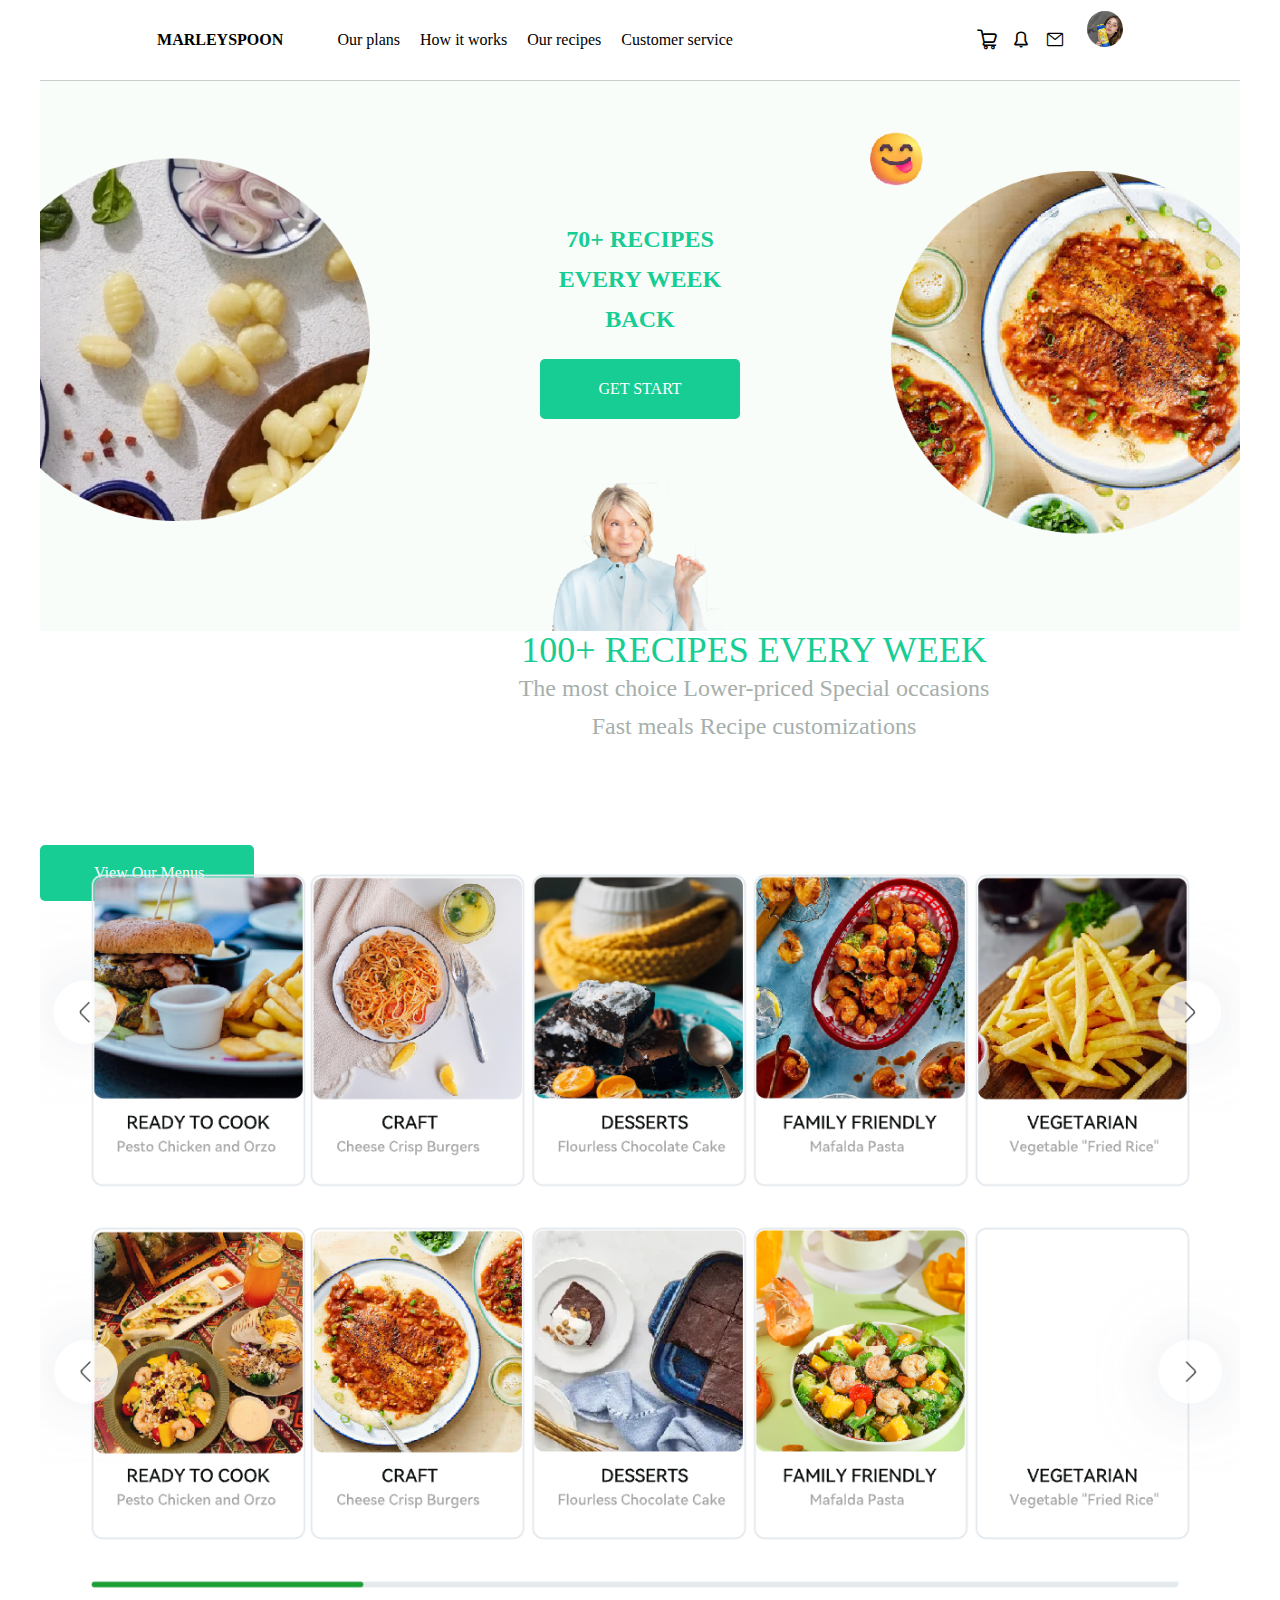
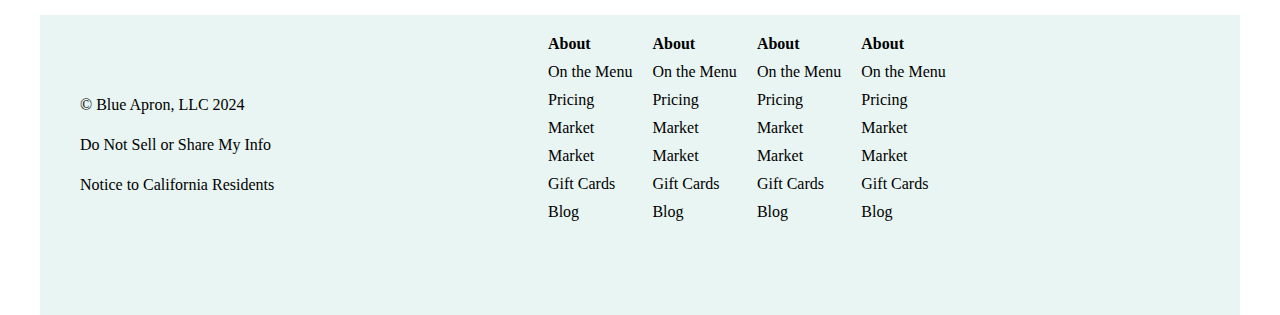
<file: index.html>
<!DOCTYPE html>
<html lang="en">

<head>
    <meta charset="UTF-8">
    <meta http-equiv="X-UA-Compatible" content="IE=edge">
    <meta name="viewport" content="width=device-width, initial-scale=1.0">
    <link rel="stylesheet" href="./font/iconfont.css">
    <title>Document</title>
</head>

<body>
    <div class="box">
        <div class="top">
            <h4><a href="./index.html">MARLEYSPOON</a></h4>
            <div class="cent">
                <ul>
                    <li>Our plans</li>
                    <li>How it works</li>
                    <li>Our recipes</li>
                    <li>Customer service</li>
                </ul>
            </div>
            <div class="rig">
                <span><i class="iconfont icon-gouwuchekong">&#xe601;</i></span>
                <span><i class="iconfont icon-xiaoxi">&#xe840;</i></span>
                <span><i class="iconfont icon-duanxin">&#xe629;</i></span>
                <img class="img" src="./img/toux.jpg"  /> </div>
            </div>
        </div>
        <div class="center">
            <div class="center_img2">
                <div class="center_img1_rig rig">
                    <div style="color: #17cd93;">
                        <h2>70+ RECIPES</h2>
                        <h2>EVERY WEEK</h2>
                        <h2>BACK</h2>
                    </div>
                    <a href="./xq.html">
                        <div class="bot">GET START</div>
                    </a>
                    <!-- <p>Our menu has options for all tastes and lifestyles, including vegan,
                        low-calorie and family-friendly options.</p> -->

                </div>
            </div>
           
            <div class="center_mid">
                <div class="midtext">
                        <div style="text-align: center;margin: bottom 10px;width: 600px;height: 38px;line-height:38px;color: #17cd93;font-size: 36px;">100+ RECIPES EVERY WEEK</div>
                        <div style="text-align: center;width: 600px;height: 38px;line-height:38px;color:rgb(167, 175, 172);font-size: 24px;">The most choice Lower-priced Special occasions</div>
                        <div style="text-align: center;width: 600px;height: 38px;line-height:38px;color:rgb(167, 175, 172);font-size: 24px;">Fast meals Recipe customizations</div>
                </div>
                    <a href="./xq.html">
                        <div class="bot1" >View Our Menus</div>
                    </a>
            </div>
                    <!-- <p>Our menu has options for all tastes and lifestyles, including vegan,
                        low-calorie and family-friendly options.</p> -->

                <div class="center_img1">
                </div>
        </div>
        <div class="footer">
            <div class="footer_left">
                <p>© Blue Apron, LLC 2024</p>
                <p>Do Not Sell or Share My Info</p>
                <p>Notice to California Residents</p>
            </div>
            <div class="footer_right">
                <ul>
                    <li style="font-weight: bold;">About</li>
                    <li>On the Menu</li>
                    <li>Pricing</li>
                    <li>Market</li>
                    <li>Market</li>
                    <li>Gift Cards</li>
                    <li>Blog</li>
                </ul>
                <ul>
                    <li style="font-weight: bold;">About</li>
                    <li>On the Menu</li>
                    <li>Pricing</li>
                    <li>Market</li>
                    <li>Market</li>
                    <li>Gift Cards</li>
                    <li>Blog</li>
                </ul>
                <ul>
                    <li style="font-weight: bold;">About</li>
                    <li>On the Menu</li>
                    <li>Pricing</li>
                    <li>Market</li>
                    <li>Market</li>
                    <li>Gift Cards</li>
                    <li>Blog</li>
                </ul>
                <ul>
                    <li style="font-weight: bold;">About</li>
                    <li>On the Menu</li>
                    <li>Pricing</li>
                    <li>Market</li>
                    <li>Market</li>
                    <li>Gift Cards</li>
                    <li>Blog</li>
                </ul>
            </div>
        </div>
    </div>
</body>

</html>
<script>

</script>
<style>
    * {
        padding: 0;
        margin: 0;
        list-style: none;
    }

    a {
        text-decoration: none;
        color: inherit;
    }

    .box {
        width: 1200px;
        /* height: 200px; */
        margin: 0 auto;
        /* background-color: aquamarine; */
    }

    .cent {
        margin-left: -200px;
    }

    .cent ul {
        display: flex;
    }

    .cent ul li {
        margin-left: 20px;
    }

    .top {
        display: flex;
        width: 100%;
        height: 80px;
        line-height: 80px;
        justify-content: space-around;
        border-bottom: 1px solid #ccc;
    }

    .top .rig i {
        font-size: 20px;
        margin-left: 10px;
    }

    .center {
        margin: auto;
        width: 1200px;
    }
    .center_mid {
        position: relative;
        width: 1200px;
        height: 26vmin;
        /* background: url('./img/qp3.png') no-repeat;
        background-size: 100%; */
    }
    .midtext{
        display: inline-block;
        margin-left: 46vmin;
        width: 600px;
    }
    .center_img1 {
        position: relative;
        width: 1200px;
        height: 750px;
        background: url('./img/qp3.png') no-repeat;
        background-size: 100%;
    }

    .center_img2 {
        position: relative;
        width: 1200px;
        height: 550px;
        background: url('./img/pq1.png') no-repeat;
        background-size: 100%;
    }

    .center_img2 .rig {
        left: 50%;
        transform: translateX(-50%);
        top: 25%;
    }

    .center_img1_rig {
        position: absolute;
        width: 300px;
        text-align: center;
        /* height: 40px; */
        line-height: 40px;
        top: 100px;
        right: 20px;
    }

    .center_img1_rig .bot {
        width: 200px;
        height: 60px;
        line-height: 60px;
        background-color: #17cd93;
        border-radius: 5px;
        margin-top: 20px;
        margin-left: 50px;
        color: #fff;
    }
    .bot1 {
        display: inline-block; 
        width: 160px;
        height: 56px;
        line-height: 56px;
        background-color: #17cd93;
        border-radius: 5px;
        padding-left: 6vmin;
        margin-top: 100px;
        margin-right: 4vmin;
        color: #fff;
    }

    .center_img1_rig .bot_cc {
        background-color: pink;
    }
     
    .img{
        margin-left:  2vmin;
        border-radius: 50%; 
        width: 4vmin; 
        height: 4vmin; 
        object-fit: cover; 
        object-position: center;
    }

    @media screen and (max-height: 450px) {
  .sidenav {padding-top: 15px;}
  .sidenav a {font-size: 18px;}
}

    .footer {
        margin: auto;
        width: 1200px;
        height: 300px;
        display: flex;
        background-color: #e9f5f2;
        padding: 20px 40px;
        box-sizing: border-box;
    }

    .footer_left {
        width: 40%;
        line-height: 40px;
        margin-top: 50px;
    }

    .footer_right {
        width: 60%;
        display: flex;
    }

    .footer_right ul {
        margin-left: 20px;
    }

    .footer_right ul li {
        margin-bottom: 10px;
    }


</style>
</file>
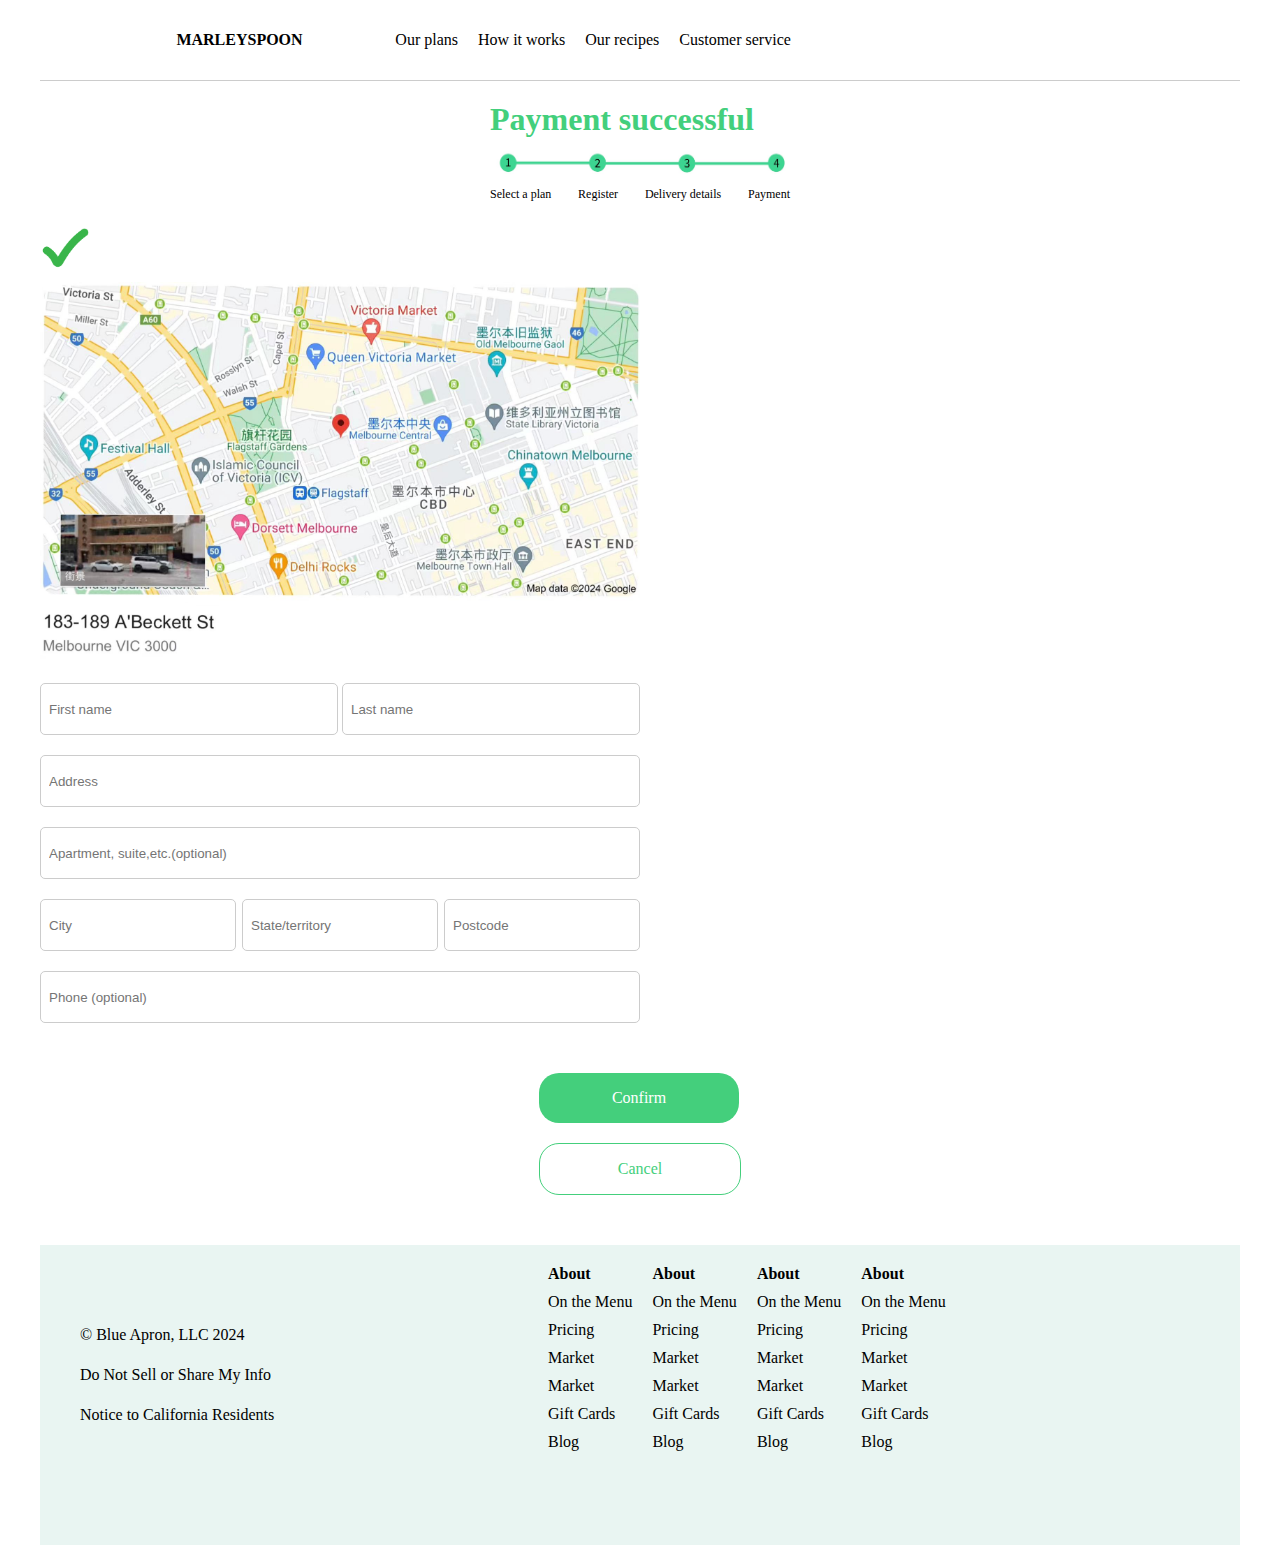
<file: cg.html>
<!DOCTYPE html>
<html lang="en">

<head>
    <meta charset="UTF-8">
    <meta http-equiv="X-UA-Compatible" content="IE=edge">
    <meta name="viewport" content="width=device-width, initial-scale=1.0">
    <link rel="stylesheet" href="./font/iconfont.css">
    <title>Document</title>
</head>

<body οnlοad="load()">
    <div class="box">
        <div class="top">
            <h4><a href="./index.html">MARLEYSPOON</a></h4>
            <div class="cent">
                <ul>
                    <li><a href="./cg.html">Our plans</a></li>
                    <li><a href="./ph.html">How it works</a></li>
                    <li><a href="./ps.html">Our recipes</a></li>
                    <li><a href="./dd.html">Customer service</a></li>
                </ul>
            </div>
            <div class="rig">
                <span><i class="iconfont icon-gouwuchekong"></i></span>
                <span><i class="iconfont icon-xiaoxi"></i></span>
                <span><i class="iconfont icon-duanxin"></i></span>
                <span><i class="iconfont icon-touxiang"></i></span>
            </div>
        </div>
        <div class="center">
            <div class="center_top">
                <h1 style="color: #43cf7c;">Payment successful</h1>
                <img src="./img/tt4.jpg" width="300px" height="35px" style="margin-top: 10px;" alt="">
                <div style="display: flex;font-size: 12px;justify-content: space-between;">
                    <span>Select a plan</span>
                    <span>Register</span>
                    <span>Delivery details</span>
                    <span>Payment</span>
                </div>
            </div>
            <div class="jjtt"> </div>
            <div style="margin-top: 10px;">
                <img src="./img/dt.png" alt="" width="600px">
            </div>
            <div style="width: 600px;">
                <div style="display: flex;justify-content: space-between;">
                    <div class="center_cent_rig_tt" style="width: 280px; margin-top: 20px;">
                        <div>
                            <input type="text" placeholder="First name" class="input" id="input1">
                        </div>
                    </div>
                    <div class="center_cent_rig_tt" style="width: 280px;margin-top: 20px;">
                        <div>

                            <input type="text" placeholder="Last name" class="input" id="input2">
                        </div>
                    </div>
                </div>
                <!-- <div class="center_cent_rig_tt" style="margin-top: 20px;">
                    <div>
                        <input type="text" placeholder="First name" class="input" id="input1">
                    </div>
                </div>
                <div class="center_cent_rig_tt" style="margin-top: 20px;">
                    <div>

                        <input type="text" placeholder="Last name" class="input" id="input2">
                    </div>
                </div> -->
                <div class="center_cent_rig_tt" style="margin-top: 20px;">
                    <div>
                        <!-- <p style="height: 40px;line-height: 40px;">Address</p> -->
                        <input type="text" placeholder="Address" class="input" id="input3">
                        <!-- <p style="font-size: 16px;font-weight: bold;"></p> -->
                    </div>

                </div>
                <div class="center_cent_rig_tt" style="margin-top: 20px;">
                    <div>
                        <!-- <p style="height: 40px;line-height: 40px;">Apartment, suite,etc.(optional)</p> -->
                        <input type="text" placeholder="Apartment, suite,etc.(optional)" class="input" id="input4">
                    </div>

                </div>
                <div style="display: flex;justify-content: space-between;">
                    <div class="center_cent_rig_tt" style=" margin-top: 20px;">
                        <div>
                            <!-- <p style="height: 40px;line-height: 40px;width: 120px;">City</p> -->
                            <input type="text" placeholder="City" class="input" id="input5">
                        </div>
                    </div>
                    <div class="center_cent_rig_tt" style="margin-top: 20px;">
                        <div>
                            <!-- <p>State/territory</p>
                                                <p style="font-size: 16px;font-weight: bold;">Victoria</p> -->
                            <input type="text" placeholder="State/territory" class="input" id="input6">
                        </div>
                    </div>
                    <div class="center_cent_rig_tt" style="margin-top: 20px;">
                        <div>
                            <!-- <p style="height: 40px;line-height: 40px;width: 120px;">Postcode</p> -->
                            <input type="text" placeholder="Postcode" class="input" id="input7">
                        </div>
                    </div>
                </div>
                <div class="center_cent_rig_tt" style="margin-top: 20px;">
                    <div>
                        <!-- <p>Phone (optional)</p> -->
                        <!-- <p style="font-size: 16px;font-weight: bold;">+61 423 579 895</p> -->
                        <input type="text" placeholder="Phone (optional)" class="input" id="input8">
                    </div>
                    <span><i class="iconfont icon-jiantouarrow483"></i></span>
                </div>
            </div>
            <div class="center_bot">
                <a href="./index.html">
                    <div class="bot1" style="width: 200px;height: 50px;">Confirm</div>
                </a>
                <a href="./dd.html">
                    <div class="bot2" style="width: 200px;height: 50px;">Cancel</div>
                </a>
            </div>
        </div>
        <div class="footer">
            <div class="footer_left">
                <p>© Blue Apron, LLC 2024</p>
                <p>Do Not Sell or Share My Info</p>
                <p>Notice to California Residents</p>
            </div>
            <div class="footer_right">
                <ul>
                    <li style="font-weight: bold;">About</li>
                    <li>On the Menu</li>
                    <li>Pricing</li>
                    <li>Market</li>
                    <li>Market</li>
                    <li>Gift Cards</li>
                    <li>Blog</li>
                </ul>
                <ul>
                    <li style="font-weight: bold;">About</li>
                    <li>On the Menu</li>
                    <li>Pricing</li>
                    <li>Market</li>
                    <li>Market</li>
                    <li>Gift Cards</li>
                    <li>Blog</li>
                </ul>
                <ul>
                    <li style="font-weight: bold;">About</li>
                    <li>On the Menu</li>
                    <li>Pricing</li>
                    <li>Market</li>
                    <li>Market</li>
                    <li>Gift Cards</li>
                    <li>Blog</li>
                </ul>
                <ul>
                    <li style="font-weight: bold;">About</li>
                    <li>On the Menu</li>
                    <li>Pricing</li>
                    <li>Market</li>
                    <li>Market</li>
                    <li>Gift Cards</li>
                    <li>Blog</li>
                </ul>
            </div>
        </div>
    </div>
</body>

</html>
<script type="text/javascript">
    window.onload = function () {

        var { input1, input2,
            input3,
            input4,
            input5,
            input6,
            input7,
            input8,
            input9 } = JSON.parse(window.sessionStorage.getItem('objInp'));
        document.getElementById("input1").value = input1;
        document.getElementById("input2").value = input2
        document.getElementById("input3").value = input3
        document.getElementById("input4").value = input4
        document.getElementById("input5").value = input5
        document.getElementById("input6").value = input6
        document.getElementById("input7").value = input7
        document.getElementById("input8").value = input8
        document.getElementById("input9").value = input9

    }
</script>
<style>
    * {
        padding: 0;
        margin: 0;
        list-style: none;
    }

    a {
        text-decoration: none;
        color: inherit;
    }

    .box {
        width: 1200px;
        height: 200px;
        margin: 0 auto;
        /* background-color: aquamarine; */
    }

    .cent {
        margin-left: -200px;
    }

    .cent ul {
        display: flex;
    }

    .cent ul li {
        margin-left: 20px;
    }

    .top {
        display: flex;
        width: 100%;
        height: 80px;
        line-height: 80px;
        justify-content: space-around;
        border-bottom: 1px solid #ccc;
    }

    .top .rig i {
        font-size: 20px;
        margin-left: 10px;
    }

    .center {
        display: flex;
        justify-content: center;
        flex-direction: column;
        /* align-items: center; */
        width: 1200px;
    }

    .jjtt {
        width: 50px;
        height: 50px;
        background: url('./img/jjt.png') 14% 89% no-repeat;
        background-size: 700%;
    }

    .center_top {
        margin: 20px auto;
    }

    .center_cent {
        display: flex;
    }

    .center_cent_lef .kk {
        text-align: center;
        width: 300px;
        height: 200px;
        border: 1px solid #ccc;
        line-height: 40px;
    }

    .center_cent_rig {
        margin-left: 100px;
    }

    .center_cent_rig_tin {
        width: 300px;
        height: 40px;
        line-height: 40px;
        color: #fff;
        padding-left: 20px;
        background-color: #484beb;
    }

    .center_cent_lef_qq {
        display: flex;
        justify-content: space-between;
        width: 250px;
        height: 30px;
        line-height: 30px;
        margin-top: 10px;
        color: #fff;
        font-size: 12px;
        padding: 0 20px;
        border-radius: 20px;
        background-color: #cbf8fc;
    }

    .center_cent_lef_dd {
        width: 250px;
        height: 40px;
        /* line-height: 30px; */
        margin-top: 10px;
        /* color: #fff; */
        font-size: 12px;
        padding: 0 20px;
        border-radius: 20px;
        background-color: #cbf8fc;
    }

    .center_cent_rig_tt {
        display: flex;
        border: 1px solid #ccc;
        align-items: center;
        justify-content: space-between;
        padding: 5px 8px;
        border-radius: 5px;
    }

    .center_cent_rig_quy {
        width: 300px;
        height: 40px;
        line-height: 40px;
        color: #fff;
        padding-left: 20px;
        border-radius: 20px;
        background-color: #43cf7c;
    }

    .center_bot {
        margin: 0 auto;
        margin-top: 50px;
    }

    .bot1 {
        width: 300px;
        height: 50px;
        line-height: 50px;
        text-align: center;
        color: #ffff;
        border-radius: 20px;
        background-color: #44cf7c;
    }

    .bot2 {
        width: 300px;
        height: 50px;
        line-height: 50px;
        text-align: center;
        color: #44cf7c;
        border-radius: 20px;
        border: 1px solid #44cf7c;
        margin-top: 20px;
        margin-bottom: 50px;
    }

    .footer {
        width: 1200px;
        height: 300px;
        display: flex;
        background-color: #e9f5f2;
        padding: 20px 40px;
        box-sizing: border-box;
    }

    .footer_left {
        width: 40%;
        line-height: 40px;
        margin-top: 50px;
    }

    .footer_right {
        width: 60%;
        display: flex;
    }

    .footer_right ul {
        margin-left: 20px;
    }

    .footer_right ul li {
        margin-bottom: 10px;
    }

    .input {
        width: 178px;
        height: 40px;
        border: 0;
        outline: none;
    }
</style>
</file>
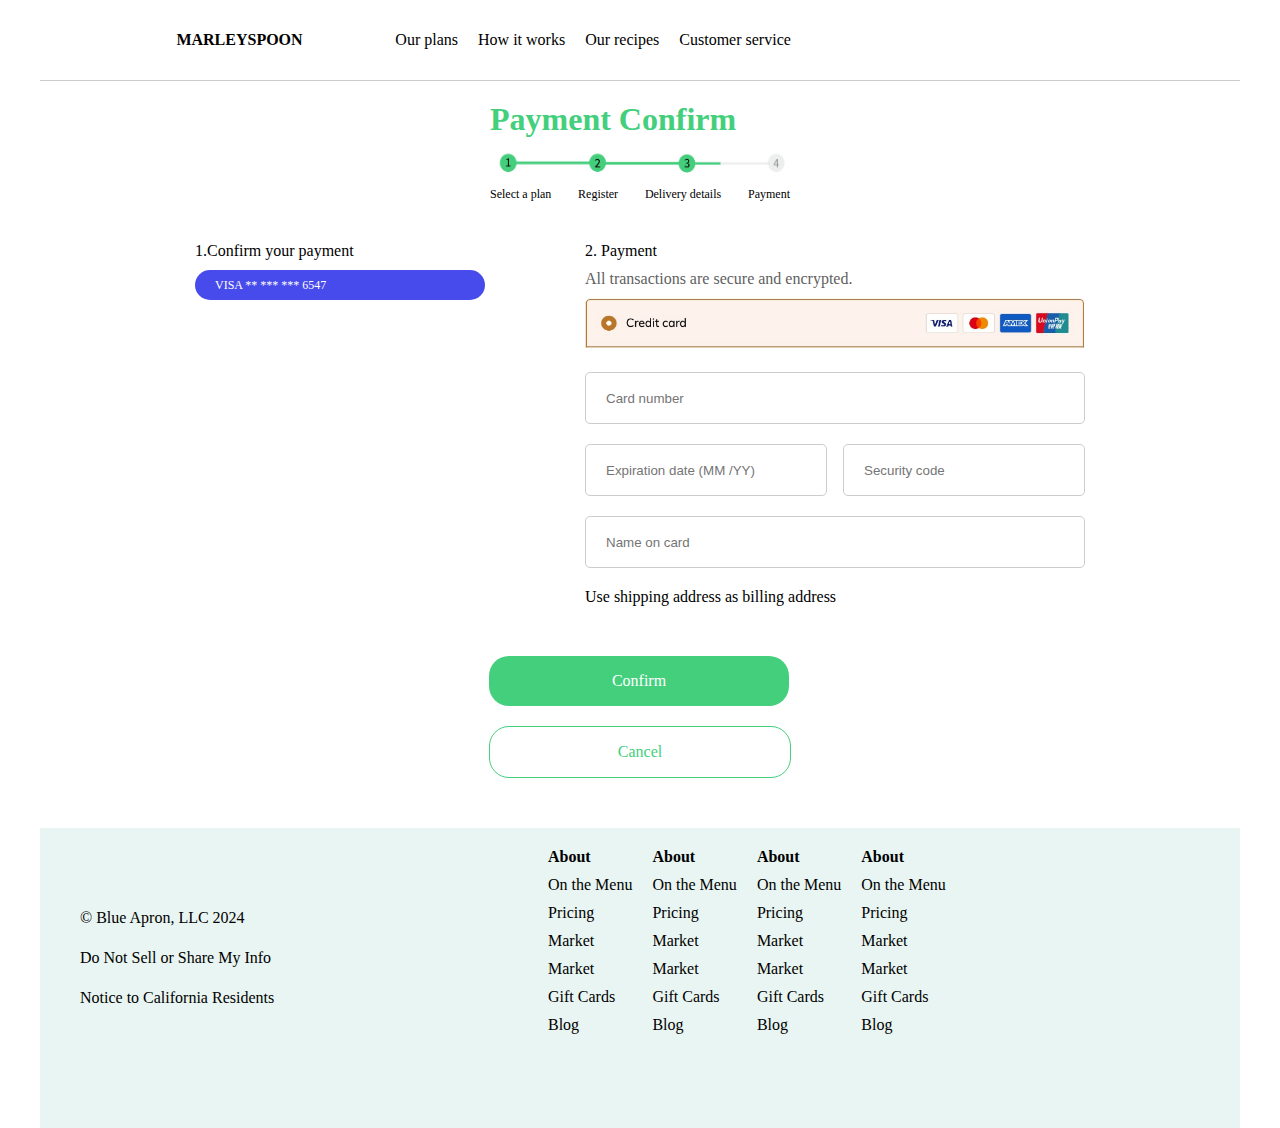
<file: dd.html>
<!DOCTYPE html>
<html lang="en">

<head>
    <meta charset="UTF-8">
    <meta http-equiv="X-UA-Compatible" content="IE=edge">
    <meta name="viewport" content="width=device-width, initial-scale=1.0">
    <link rel="stylesheet" href="./font/iconfont.css">

    <title>Document</title>
</head>

<body>
    <div class="box">
        <div class="top">
            <h4><a href="./index.html">MARLEYSPOON</a></h4>
            <div class="cent">
                <ul>
                    <li><a href="./cg.html">Our plans</a></li>
                    <li><a href="./ph.html">How it works</a></li>
                    <li><a href="./ps.html">Our recipes</a></li>
                    <li><a href="./dd.html">Customer service</a></li>
                </ul>
            </div>
            <div class="rig">
                <span><i class="iconfont icon-gouwuchekong"></i></span>
                <span><i class="iconfont icon-xiaoxi"></i></span>
                <span><i class="iconfont icon-duanxin"></i></span>
                <span><i class="iconfont icon-touxiang"></i></span>
            </div>
        </div>
        <div class="center">
            <div class="center_top">
                <h1 style="color: #43cf7c;">Payment Confirm</h1>
                <img src="./img/tt3.png" width="300px" height="35px" style="margin-top: 10px;" alt="">
                <div style="display: flex;font-size: 12px;justify-content: space-between;">
                    <span>Select a plan</span>
                    <span>Register</span>
                    <span>Delivery details</span>
                    <span>Payment</span>
                </div>
            </div>
            <div class="center_cent">
                <div class="center_cent_lef">
                    <p style="margin-top: 20px;">1.Confirm your payment</p>
                    <div class="center_cent_lef_qq">
                        <p> VISA ** *** *** 6547 </p>
                        <span><i class="iconfont icon-bianji"></i></span>
                    </div>
                </div>
                <div class="center_cent_rig">
                    <p style="margin-top: 20px;">2. Payment</p>
                    <p style="color: #5f5f5f;margin: 10px 0;">All transactions are secure and encrypted.</p>
                    <p><img src="./img/zf.png" alt="" width="500px" height="50px"></p>

                    <div class="center_cent_rig_tt" style="margin-top: 20px;">
                        <div>
                            <input type="text" placeholder="Card number" class="input">
                        </div>
                        <span><i class="iconfont icon-24gl-lock"></i></span>
                    </div>
                    <div style="display: flex;justify-content: space-between;">
                        <div class="center_cent_rig_tt" style="width: 200px; margin-top: 20px;">
                            <div>

                                <input type="text" placeholder="Expiration date (MM /YY)" class="input">
                            </div>
                        </div>
                        <div class="center_cent_rig_tt" style="width: 200px;margin-top: 20px;">
                            <div>
                                <input type="text" placeholder="Security code" class="input">
                            </div>
                        </div>
                    </div>
                    <div class="center_cent_rig_tt" style="margin-top: 20px;">
                        <div>
                            <input type="text" placeholder="Name on card" class="input">
                        </div>
                    </div>
                    <p style="margin-top: 20px;"> <span><i class="iconfont icon-checkbox-checked"
                                style="color: #ba7528;"></i></span> Use shipping address as billing address</p>
                </div>
            </div>
            <div class="center_bot">
                <a href="./cg.html">
                    <div class="bot1">Confirm</div>
                </a>
                <a href="./ps.html">
                    <div class="bot2">Cancel</div>
                </a>
            </div>
        </div>
        <div class="footer">
            <div class="footer_left">
                <p>© Blue Apron, LLC 2024</p>
                <p>Do Not Sell or Share My Info</p>
                <p>Notice to California Residents</p>
            </div>
            <div class="footer_right">
                <ul>
                    <li style="font-weight: bold;">About</li>
                    <li>On the Menu</li>
                    <li>Pricing</li>
                    <li>Market</li>
                    <li>Market</li>
                    <li>Gift Cards</li>
                    <li>Blog</li>
                </ul>
                <ul>
                    <li style="font-weight: bold;">About</li>
                    <li>On the Menu</li>
                    <li>Pricing</li>
                    <li>Market</li>
                    <li>Market</li>
                    <li>Gift Cards</li>
                    <li>Blog</li>
                </ul>
                <ul>
                    <li style="font-weight: bold;">About</li>
                    <li>On the Menu</li>
                    <li>Pricing</li>
                    <li>Market</li>
                    <li>Market</li>
                    <li>Gift Cards</li>
                    <li>Blog</li>
                </ul>
                <ul>
                    <li style="font-weight: bold;">About</li>
                    <li>On the Menu</li>
                    <li>Pricing</li>
                    <li>Market</li>
                    <li>Market</li>
                    <li>Gift Cards</li>
                    <li>Blog</li>
                </ul>
            </div>
        </div>
    </div>
</body>

</html>
<script>
</script>
<style>
    * {
        padding: 0;
        margin: 0;
        list-style: none;
    }

    a {
        text-decoration: none;
        color: inherit;
    }

    .box {
        width: 1200px;
        height: 200px;
        margin: 0 auto;
        /* background-color: aquamarine; */
    }

    .cent {
        margin-left: -200px;
    }

    .cent ul {
        display: flex;
    }

    .cent ul li {
        margin-left: 20px;
    }

    .top {
        display: flex;
        width: 100%;
        height: 80px;
        line-height: 80px;
        justify-content: space-around;
        border-bottom: 1px solid #ccc;
    }

    .top .rig i {
        font-size: 20px;
        margin-left: 10px;
    }

    .center {
        display: flex;
        justify-content: center;
        flex-direction: column;
        align-items: center;
        width: 1200px;
    }

    .center_top {
        margin: 20px auto;
    }

    .center_cent {
        display: flex;
    }

    .center_cent_lef .kk {
        text-align: center;
        width: 300px;
        height: 200px;
        border: 1px solid #ccc;
        line-height: 40px;
    }

    .center_cent_rig {
        margin-left: 100px;
    }

    .center_cent_rig_tin {
        width: 300px;
        height: 40px;
        line-height: 40px;
        color: #fff;
        padding-left: 20px;
        background-color: #484beb;
    }

    .center_cent_lef_qq {
        display: flex;
        justify-content: space-between;
        width: 250px;
        height: 30px;
        line-height: 30px;
        margin-top: 10px;
        color: #fff;
        font-size: 12px;
        padding: 0 20px;
        border-radius: 20px;
        background-color: #484beb;
    }

    .center_cent_lef_dd {
        width: 250px;
        height: 40px;
        /* line-height: 30px; */
        margin-top: 10px;
        /* color: #fff; */
        font-size: 12px;
        padding: 0 20px;
        border-radius: 20px;
        background-color: #cbf8fc;
    }

    .input {
        width: 178px;
        height: 40px;
        border: 0;
        outline: none;
    }

    .center_cent_rig_tt {
        display: flex;
        border: 1px solid #ccc;
        align-items: center;
        justify-content: space-between;
        padding: 5px 20px;
        border-radius: 5px;
    }

    .center_cent_rig_quy {
        width: 300px;
        height: 40px;
        line-height: 40px;
        color: #fff;
        padding-left: 20px;
        border-radius: 20px;
        background-color: #43cf7c;
    }

    .center_bot {
        margin: 0 auto;
        margin-top: 50px;
    }

    .bot1 {
        width: 300px;
        height: 50px;
        line-height: 50px;
        text-align: center;
        color: #ffff;
        border-radius: 20px;
        background-color: #44cf7c;
    }

    .bot2 {
        width: 300px;
        height: 50px;
        line-height: 50px;
        text-align: center;
        color: #44cf7c;
        border-radius: 20px;
        border: 1px solid #44cf7c;
        margin-top: 20px;
        margin-bottom: 50px;
    }

    .footer {
        width: 1200px;
        height: 300px;
        display: flex;
        background-color: #e9f5f2;
        padding: 20px 40px;
        box-sizing: border-box;
    }

    .footer_left {
        width: 40%;
        line-height: 40px;
        margin-top: 50px;
    }

    .footer_right {
        width: 60%;
        display: flex;
    }

    .footer_right ul {
        margin-left: 20px;
    }

    .footer_right ul li {
        margin-bottom: 10px;
    }
</style>
</file>
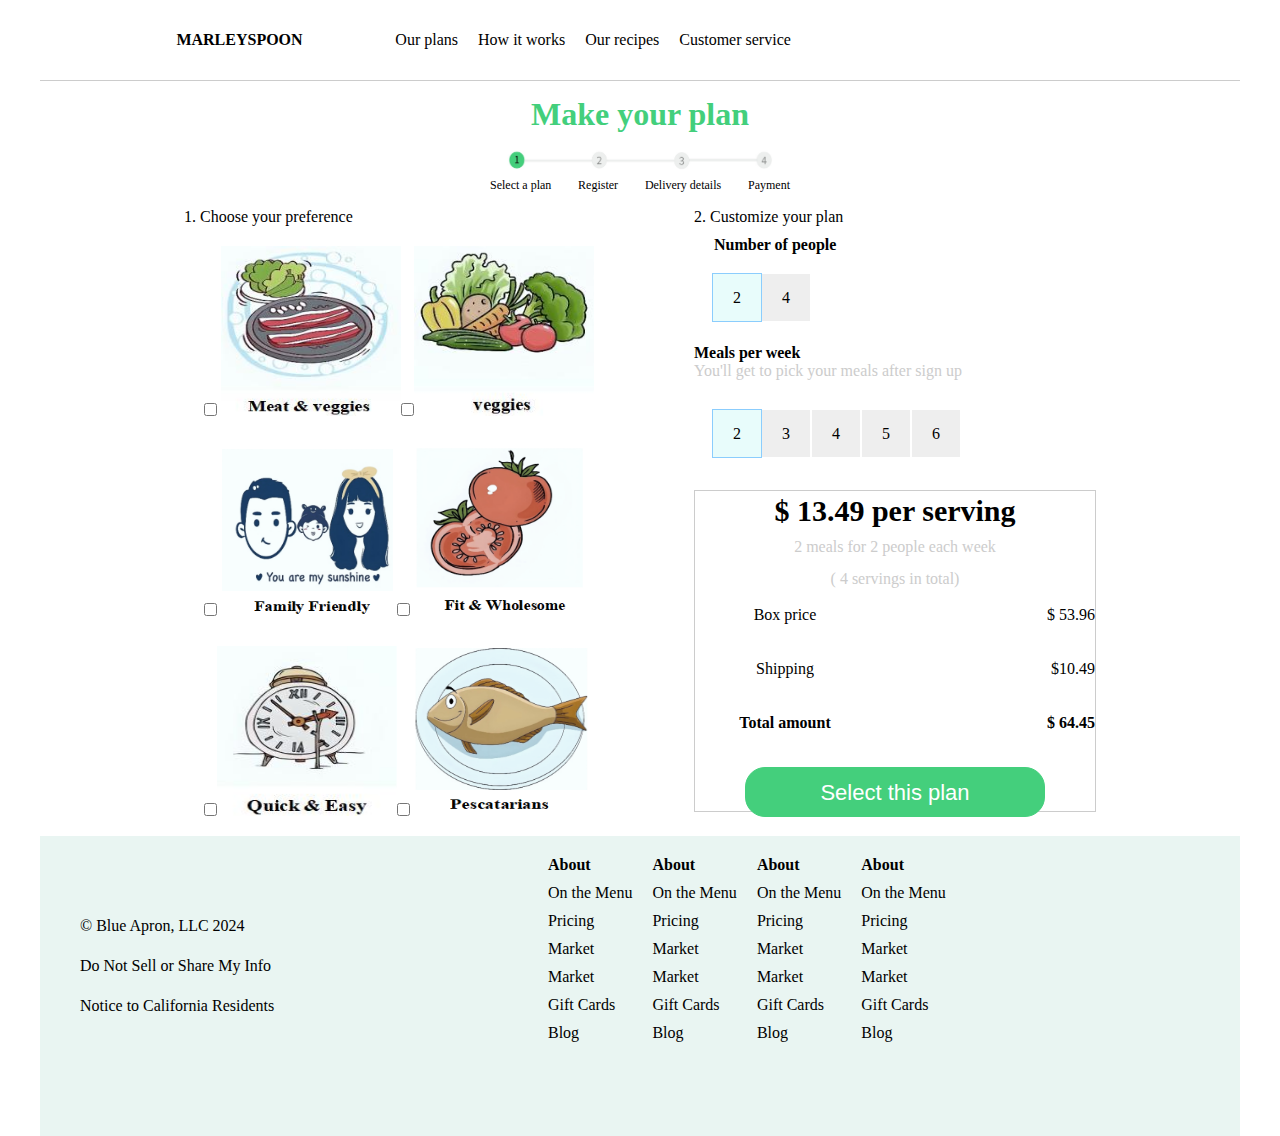
<file: ph.html>
<!DOCTYPE html>
<html lang="en">

<head>
    <meta charset="UTF-8">
    <meta http-equiv="X-UA-Compatible" content="IE=edge">
    <meta name="viewport" content="width=device-width, initial-scale=1.0">
    <link rel="stylesheet" href="./font/iconfont.css">

    <title>Document</title>
</head>

<body>
    <div class="box">
        <div class="top">
            <h4><a href="./index.html">MARLEYSPOON</a></h4>
            <div class="cent">
                <ul>
                    <li><a href="./cg.html">Our plans</a></li>
                    <li><a href="./ph.html">How it works</a></li>
                    <li><a href="./ps.html">Our recipes</a></li>
                    <li><a href="./dd.html">Customer service</a></li>
                </ul>
            </div>
            <div class="rig">
                <span><i class="iconfont icon-gouwuchekong"></i></span>
                <span><i class="iconfont icon-xiaoxi"></i></span>
                <span><i class="iconfont icon-duanxin"></i></span>
                <span><i class="iconfont icon-touxiang"></i></span>
            </div>
        </div>
        <div class="center">
            <div class="center_top">
                <h1 style="color: #43cf7c;">Make your plan</h1>
                <div style="display: flex;flex-direction: column;">
                    <img src="./img/tt1.png" width="300px" height="35px" style="margin-top: 10px;" alt="">
                    <div style="display: flex;font-size: 12px;justify-content: space-between;">
                        <span>Select a plan</span>
                        <span>Register</span>
                        <span>Delivery details</span>
                        <span>Payment</span>
                    </div>
                </div>
            </div>
            <div class="center_cent">
                <div class="center_cent_lef">
                    <p>1. Choose your preference</p>
                    <div class="center_cent_lef_box">
                        <ul id="product-list">
                            <li id="1"><input  type="checkbox"> <img src="./img/wenz1.jpg" width="180px" height="170px"><input id="2" type="checkbox"><img src="./img/wenz2.jpg" width="180px" height="170px"></li>
                            <li id="1"><input  type="checkbox"><img src="./img/wenz3.jpg" width="180px" height="170px"><input id="2" type="checkbox"><img src="./img/wenz4.jpg " width="180px" height="170px"></li>
                            <li id="1"><input type="checkbox"><img src="./img/wenz5.jpg" width="180px" height="170px"><input id="2" type="checkbox"><img src="./img/wenz6.jpg" width="180px" height="170px"></li>
                        </ul>
                    </div>

                </div>
                <div class="center_cent_rig">
                    <p>2. Customize your plan</p>
                    <div>
                        <p style="margin:10px 20px;font-weight: bold;">Number of people</p>
                        <div class="jj2">  
                            <div class="tabs">
                                <div class="tab">
                                    <input type="radio" id="tab-1" name="people" checked >
                                    <label for="tab-1">2</label>
                                </div>
                            
                                <div class="tab">
                                    <input type="radio" id="tab-2" name="people" >
                                    <label for="tab-2">4</label>
                                </div>
                            </div>
                        </div>
                    </div>
                    <div>
                        <p style="font-weight: bold;">Meals per week</p>
                        <p style="margin-bottom:20px;color: #ccc;">You'll get to pick your meals after sign up</p>
                        <div class="jj2">
                            <div class="tabs">
                                <div class="tab">
                                    <input type="radio" id="tab-3" name="meals" checked>
                                    <label for="tab-3">2</label>
                                </div>
                                <div class="tab">
                                    <input type="radio" id="tab-4" name="meals" >
                                    <label for="tab-4">3</label>
                                </div>
                                <div class="tab">
                                    <input type="radio" id="tab-5" name="meals" >
                                    <label for="tab-5">4</label>
                                </div>
                                <div class="tab">
                                    <input type="radio" id="tab-6" name="meals" >
                                    <label for="tab-6">5</label>
                                </div>
                                <div class="tab">
                                    <input type="radio" id="tab-7" name="meals" >
                                    <label for="tab-7">6</label>
                                </div>
                            </div>
                        </div>
                    </div>


                    <div class="kk" style="margin-top: 10px;">
                        <div style="font-weight: bold;font-size: 30px;">
                            <span>$</span>
                            <div id="per" style="display: inline;">13.49</div>
                            <span>per serving</span>
                        </div>
                        <div style="height: 32px;line-height:32px;color: #ccc;">
                            <div id="mealscount" style="display: inline;">2</div>
                            <span> meals for</span>
                            <div id="peoplecount" style="display: inline;">2</div>
                            <span> people each week</span>
                            <!-- <p style="height: 16px;line-height:16px;color: #ccc;">6 meals for 2 people each week</p> -->
                        </div>
                        <div style="height: 32px;line-height:32px;color: #ccc;">
                            <span>(</span>
                            <div id="totalcount" style="display: inline;">4</div>
                            <span>servings in total)</span>
                            <!-- <p style="height: 16px;line-height:16px;color: #ccc;">(12 servings in total)</p> -->
                        </div>
                            
                        <div>
                            <div class="mbox">
                                <span>Box price</span>
                                <div id="box" style="display: inline;">
                                    <div style="display: inline;">$</div>
                                    <div id="boxprice" style="display: inline;">53.96</div>
                                </div>
                            </div>
                            <div class="mbox">
                                <span>Shipping</span>
                                <div style="display: inline;">$10.49</div>
                            </div>
                            <div class="mbox" style="font-weight: bold;">
                                <span>Total amount</span>
                                <div id="box" style="display: inline;">
                                    <div style="display: inline;">$</div>
                                    <div id="amountprice" style="display: inline;">64.45</div>
                                </div>
                            </div>
                        </div>
                        <div class="center_bot">
                            <!-- <a href="./ps.html"> -->
                                <button  onclick="location.replace('./ps.html')" id="loginButton" class="bot1">Select this plan</button>
                                <!-- <div class="bot1">Select this plan</div> -->
                            <!-- </a> -->
                        </div>
                    </div>
                </div>
            </div>

        </div>
        <div class="footer">
            <div class="footer_left">
                <p>© Blue Apron, LLC 2024</p>
                <p>Do Not Sell or Share My Info</p>
                <p>Notice to California Residents</p>
            </div>
            <div class="footer_right">
                <ul>
                    <li style="font-weight: bold;">About</li>
                    <li>On the Menu</li>
                    <li>Pricing</li>
                    <li>Market</li>
                    <li>Market</li>
                    <li>Gift Cards</li>
                    <li>Blog</li>
                </ul>
                <ul>
                    <li style="font-weight: bold;">About</li>
                    <li>On the Menu</li>
                    <li>Pricing</li>
                    <li>Market</li>
                    <li>Market</li>
                    <li>Gift Cards</li>
                    <li>Blog</li>
                </ul>
                <ul>
                    <li style="font-weight: bold;">About</li>
                    <li>On the Menu</li>
                    <li>Pricing</li>
                    <li>Market</li>
                    <li>Market</li>
                    <li>Gift Cards</li>
                    <li>Blog</li>
                </ul>
                <ul>
                    <li style="font-weight: bold;">About</li>
                    <li>On the Menu</li>
                    <li>Pricing</li>
                    <li>Market</li>
                    <li>Market</li>
                    <li>Gift Cards</li>
                    <li>Blog</li>
                </ul>
            </div>
        </div>
    </div>
</body>

</html>
<script>
    var loginButton = document.getElementById('loginButton');
	var registerButton = document.getElementById('registerButton');
			  

    const list_node = document.getElementById('1');
    const ul_node = document.getElementById('product-list')[0]
    const colorArr = ['rgb(255,235,205)','rgb(255,240,245)','rgb(255,211,155)'];
    // const check_nodes = ul_node.getElementById('2');
    for(let i = 0; i < list_node.length; i++){
        list_node[i].style.backgroundColor = colorArr[i % colorArr.length];
        list_node[i].addEventListener('click',clickFn);
    }
    function clickFn(e){
        console.log(e.target.tagName);
        let num = 0;
      if(e.target.tagName == 'INPUT' && e.target.checked == false){
         checkAll.checked = false;
      }else{
        for (let i = 0; i < check_nodes.length; i++) {
            if(check_nodes[i].checked == true){
                num++;
            }
            
        }
        if(num == check_nodes.length){
            checkAll.checked = true;
        }
      }
    };
   
    const peopleRadios = document.querySelectorAll('input[name="people"]');
    const mealsRadios = document.querySelectorAll('input[name="meals"]');
    const perServing = document.getElementById('per');
    const mealsCount = document.getElementById('mealscount');
    const peopleCount = document.getElementById('peoplecount');
    const totalCount = document.getElementById('totalcount');
    const box = document.getElementById('boxprice');
    const amount = document.getElementById('amountprice');

            // Add event listener to the radio buttons
        peopleRadios.forEach(radio => {
            radio.addEventListener('change', updateResult);
        });

        mealsRadios.forEach(radio => {
            radio.addEventListener('change', updateResult);
        });

        // Function to update the result
        function updateResult() {
            // Get the selected values
            const inputElement =  document.querySelector('input[name="people"]:checked');
            const selectedMeals = document.querySelector('input[name="meals"]:checked');
            const peoplelab = document.querySelector('label[for="' + inputElement.id + '"]');  
            const mealslab = document.querySelector('label[for="' + selectedMeals.id + '"]');
            var peopleval= peoplelab.innerText;
            var mealsval=mealslab.innerText;
            const result = (peopleval*mealsval).toFixed(2);
            if(peopleval==2&&mealsval==2){
                p=13.49;
            }
            else if(peopleval==2&&mealsval==2){
                p=13.49;
            }
            else if(peopleval==2&&mealsval==3){
                p=12.49
            }
            else if(peopleval==2&&mealsval==4){
                p=11.99;
            }
            else if(peopleval==2&&mealsval==5){
                p=11.49;
            }
            else if(peopleval==2&&mealsval==6){
                p=10.99;
            }
            else if(peopleval==4&&mealsval==2){
                p=11.49;
            }
            else if(peopleval==4&&mealsval==3){
                p=10.99;
            }
            else if(peopleval==4&&mealsval==4){
                p=9.99;
            }
            else if(peopleval==4&&mealsval==5){
                p=8.49;
            }
            else if(peopleval==4&&mealsval==6){
                p=7.89;
            }
            perServing.textContent=p;
            peopleCount.textContent = `${peopleval}`;
            totalCount.textContent = `${result}`;
            mealsCount.textContent = `${mealsval}`;
            var boxp=(result*p).toFixed(2);
            box.innerText=`${boxp}`;
            var amountp=(parseFloat(boxp)+10.49).toFixed(2);
            amount.innerText= `${amountp}`;

        }

</script>
<style>
    * {
        padding: 0;
        margin: 0;
        list-style: none;
    }

    a {
        text-decoration: none;
        color: inherit;
    }

    .box {
        width: 1200px;
        height: 200px;
        margin: 0 auto;
        /* background-color: aquamarine; */
    }

    .cent {
        margin-left: -200px;
    }

    .cent ul {
        display: flex;
    }

    .cent ul li {
        margin-left: 20px;
    }

    .top {
        display: flex;
        width: 100%;
        height: 80px;
        line-height: 80px;
        justify-content: space-around;
        border-bottom: 1px solid #ccc;
    }

    .top .rig i {
        font-size: 20px;
        margin-left: 10px;
    }

    .center {
        display: flex;
        justify-content: center;
        flex-direction: column;
        align-items: center;
        width: 1200px;
    }

    .center_cent_lef_item {
        display: flex;
        justify-content: center;
        align-items: center;
        flex-direction: column;
        width: 200px;
        height: 200px;
        border-radius: 20px;
        /* background-color: #e9f5f2; */
        margin: 20px;
    }
    .center_cent_lef_box ul{
    list-style: none;
    width: 100%;
    margin-top: 20px;
    /* border: 1px solid #666;
    border-radius: 10px; */
    margin-bottom: 10px;
}
    .center_cent_lef_box ul li{
        width: 100%;
        height: 180px;
        /* border-bottom: 1px solid #666; */
        line-height: 180x;
        margin-top: 20px;
        margin-left: 20px;
        /* text-indent: 50px; */
        /* font-size: 16px;
        font-weight: 600; */
        
    }
    .center_cent_lef_boxr ul li:last-child{
    border-radius: 0 0 11px 11px;
        border: none;
    }
    .center_cent_lef_box ul li:first-child{
        border-radius: 11px 11px 0 0;
        /* border: none; */
    }
    .jj2 {
        display: flex;
        margin-left: 20px;
        border-radius: 20px;
        height: 80px;
    }

    .jj_item {
        text-align: center;
        width: 40px;
        height: 40px;
        line-height: 40px;
        /* background-color: #484beb; */
        border: 1px solid #ccc;
    }
    .tabs {
        position: relative;
        min-height: 200px; /* This part sucks */
        clear: both;
        margin: 25px 0;
    }
    .tab {
        float: left;
    }
    .tab label {
        background: #eee;
        padding: 15px 20px 15px 20px;
        border: 2px solid #ffffff;
        margin-left: -2px;
        position: relative;
        /* left: -2px; */
    }
    .tab [type=radio] {
        display: none;
    }
    [type=radio]:checked ~ label {
        background: hsl(177, 78%, 95%);
        border: 1px solid rgb(139, 205, 253);
        z-index: 2;
    }
    [type=radio]:checked ~ label ~ .content {
        z-index: 1;
    }
    .avv {
        border: 1px solid #43cf7c;
    }

    .center_cent_lef_p {
        font-size: 14px;
    }

    .center_top {
        text-align: center;
        margin: 15px auto;
    }

    .center_cent {
        display: flex;
    }

    .kk {
        text-align: center;
        width: 400px;
        height: 320px;
        border: 1px solid #ccc;
        line-height: 40px;
    }

    .center_cent_rig {
        margin-left: 100px;
    }

    .center_cent_rig_tin {
        width: 300px;
        height: 40px;
        line-height: 40px;
        color: #fff;
        padding-left: 20px;
        background-color: #48e0eb;
    }

    .center_cent_lef_qq {
        display: flex;
        justify-content: space-between;
        width: 250px;
        height: 30px;
        line-height: 30px;
        margin-top: 10px;
        color: #fff;
        font-size: 12px;
        padding: 0 20px;
        border-radius: 20px;
        background-color: #cbf8fc;
    }

    .center_cent_lef_dd {
        width: 250px;
        height: 40px;
        /* line-height: 30px; */
        margin-top: 10px;
        /* color: #fff; */
        font-size: 12px;
        padding: 0 20px;
        border-radius: 20px;
        background-color: #cbf8fc;
    }

    .center_cent_rig_quy {
        width: 300px;
        height: 40px;
        line-height: 40px;
        color: #fff;
        padding-left: 20px;
        border-radius: 20px;
        background-color: #43cf7c;
    }

    .center_bot {
        margin-top: 10px;
        
    }
    .mbox {

        display: flex; 
        justify-content: space-between; 
    }
                
    .mbox span {
        margin-left: -4vmin;
        width: 28vmin;
        height: 6vmin;
        /* 设置盒子为行内块 */
        display: inline-block;
    }

    .button {
			    background-color: lightgrey; /* 初始背景颜色 */
			    color: black; /* 初始文字颜色 */
			    padding: 10px 20px;
			    border: none;
			    border-radius: 5px;
			    cursor: pointer;
			    transition: background-color 0.3s, color 0.3s; /* 过渡效果 */
			  }
			  .button.active {
			    background-color: rgb(135, 215, 235); /* 激活状态背景颜色 */
			    color: white; /* 激活状态文字颜色 */
			  }
			  .modal {
			    display: none; /* 默认不显示 */
			    position: fixed;
			    left: 50%;
			    top: 2%;
			    transform: translate(-50%, -50%);
			    padding: 20px;
			    border: 1px solid #ddd;
			    background-color: white;
			    z-index: 220;
			  }
			  .overlay {
			    display: none; /* 默认不显示 */
			    position: fixed;
			    top: 0;
			    left: 0;
			    width: 100%;
			    height: 100%;
			    background-color: rgba(0, 0, 0, 0); /* 半透明背景 */
			    z-index: 999;
			  }

    .bot1 {
        width: 300px;
        height: 50px;
        line-height: 50px;
        text-align: center;
        font-size: 22px;
        color: #ffff;
        border-radius: 20px;
        background-color: #44cf7c;
        border: 1px solid #44cf7c;
    }

    .bot2 {
        width: 300px;
        height: 50px;
        line-height: 50px;
        text-align: center;
        color: #44cf7c;
        border-radius: 20px;
        border: 1px solid #44cf7c;
        margin-top: 20px;
        margin-bottom: 50px;
    }

    .footer {
        width: 1200px;
        height: 300px;
        display: flex;
        background-color: #e9f5f2;
        padding: 20px 40px;
        box-sizing: border-box;
    }

    .footer_left {
        width: 40%;
        line-height: 40px;
        margin-top: 50px;
    }

    .footer_right {
        width: 60%;
        display: flex;
    }

    .footer_right ul {
        margin-left: 20px;
    }

    .footer_right ul li {
        margin-bottom: 10px;
    }
</style>
</file>
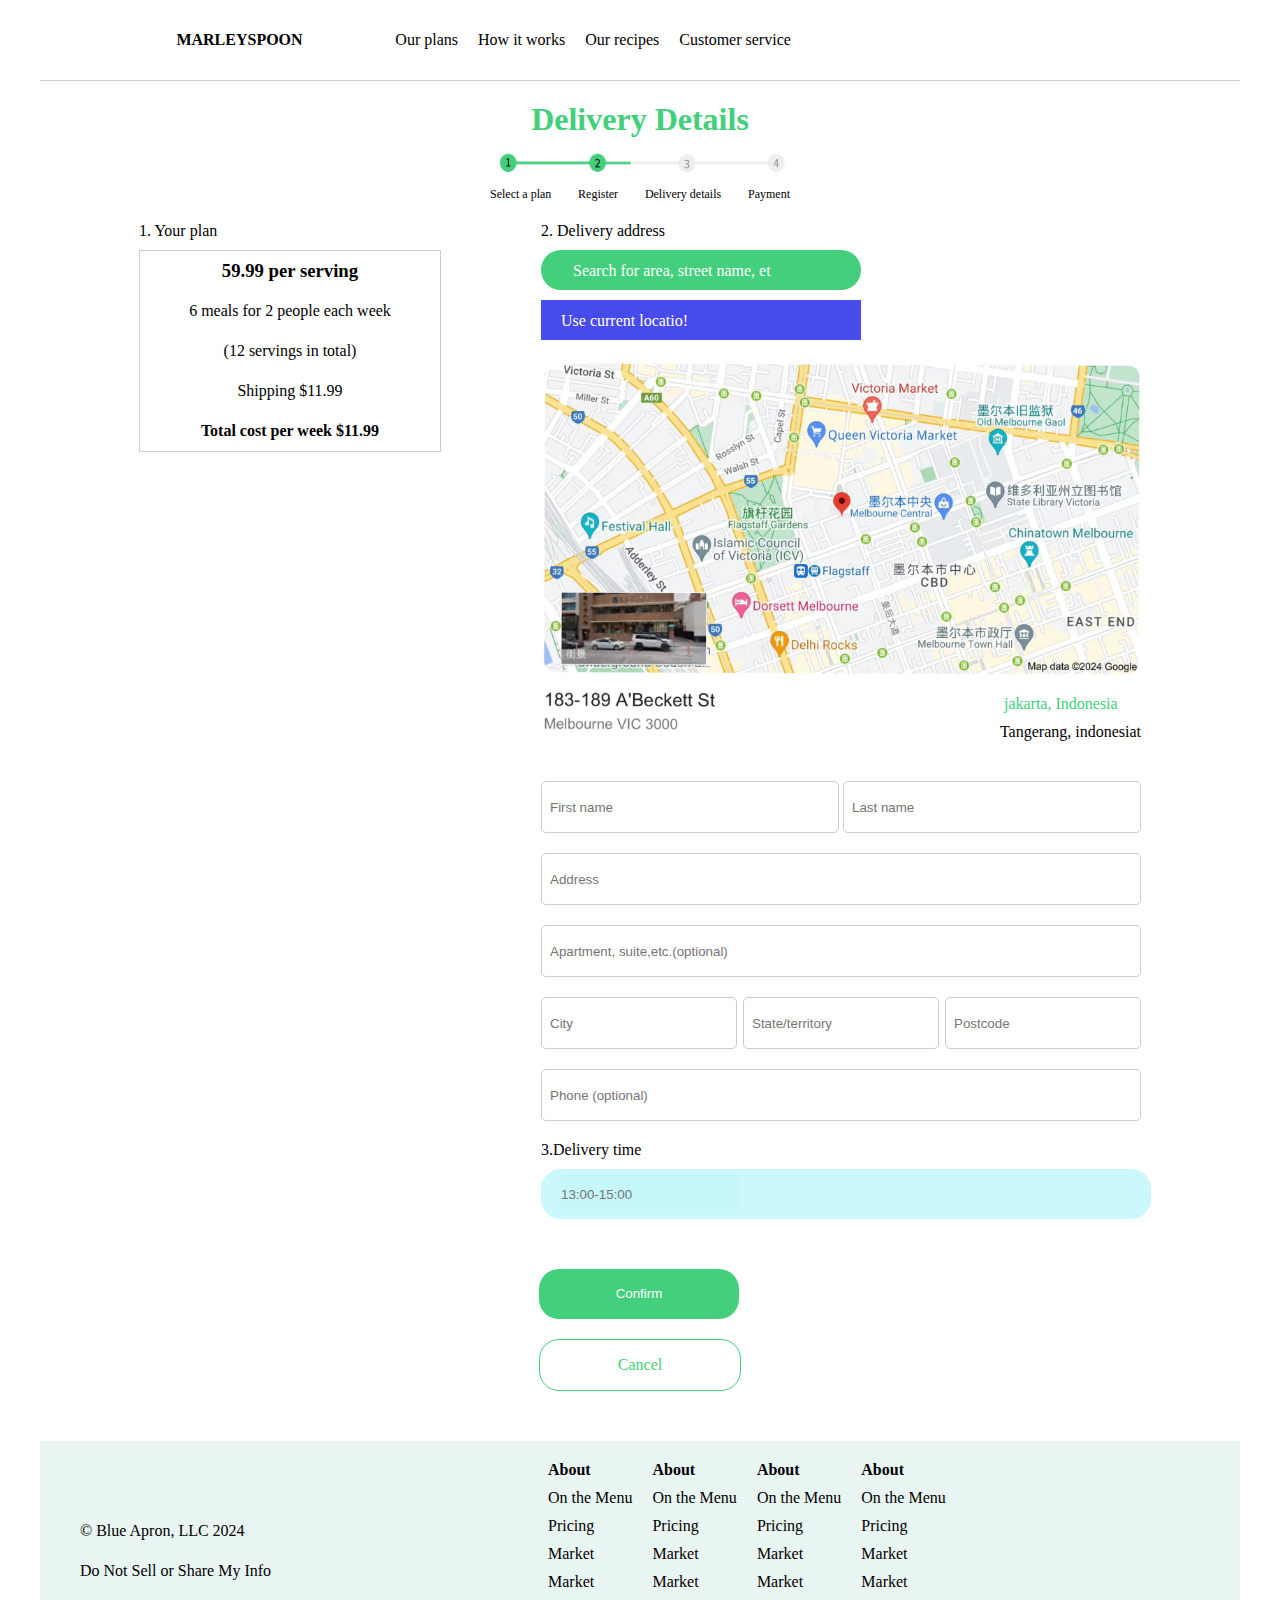
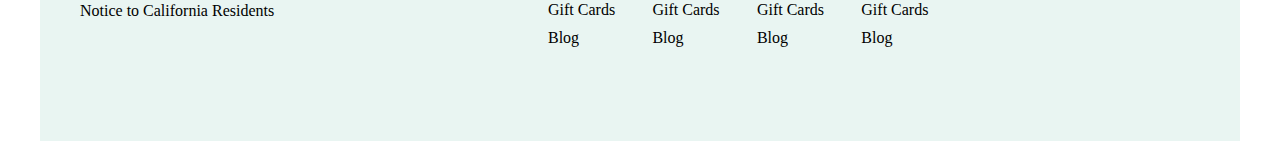
<file: ps.html>
<!DOCTYPE html>
<html lang="en">

<head>
    <meta charset="UTF-8">
    <meta http-equiv="X-UA-Compatible" content="IE=edge">
    <meta name="viewport" content="width=device-width, initial-scale=1.0">
    <link rel="stylesheet" href="./font/iconfont.css">

    <title>Document</title>
</head>

<body>
    <div class="box">
        <div class="top">
            <h4><a href="./index.html">MARLEYSPOON</a></h4>
            <div class="cent">
                <ul>
                    <li>Our plans</li>
                    <li>How it works</li>
                    <li>Our recipes</li>
                    <li>Customer service</li>
                </ul>
            </div>
            <div class="rig">
                <span><i class="iconfont icon-gouwuchekong"></i></span>
                <span><i class="iconfont icon-xiaoxi"></i></span>
                <span><i class="iconfont icon-duanxin"></i></span>
                <span><i class="iconfont icon-touxiang"></i></span>
            </div>
        </div>
        <div class="center">
            <div class="center_top">
                <h1 style="color: #43cf7c;">Delivery Details</h1>
                <img src="./img/tt2.png" width="300px" height="35px" style="margin-top: 10px;" alt="">
                <div style="display: flex;font-size: 12px;justify-content: space-between;">
                    <span>Select a plan</span>
                    <span>Register</span>
                    <span>Delivery details</span>
                    <span>Payment</span>
                </div>
            </div>
            <div class="center_cent">
                <div class="center_cent_lef">
                    <p>1. Your plan</p>
                    <div class="kk" style="margin-top: 10px;">
                        <div>
                            <h3>59.99 per serving</h3>
                            <p>6 meals for 2 people each week</p>
                            <p>(12 servings in total)</p>
                        </div>
                        <div>
                            <p>
                                <span>Shipping</span>
                                <span>$11.99</span>
                            </p>
                            <p style="font-weight: bold;">
                                <span>Total cost per week</span>
                                <span>$11.99</span>
                            </p>
                        </div>
                    </div>

                </div>
                <div class="center_cent_rig">
                    <p>2. Delivery address</p>
                    <div class="center_cent_rig_top" style="margin-top: 10px;">
                        <p class="center_cent_rig_quy" style="margin-top: 10px;"><span><i
                                    class="iconfont icon-fangdajing"></i></span>&nbsp;&nbsp; Search
                            for area, street
                            name, et</p>
                        <p class="center_cent_rig_tin" style="margin-top: 10px;"><span><i
                                    class="iconfont icon-lbslocation"></i></span> Use current
                            locatio!</p>
                    </div>
                    <div class="center_cent_rig_ton" style="margin-top: 20px;">
                        <div style="margin: 20px 0;position: relative;">
                            <img src="./img/dt.png" width="600px" alt="">
                            <div style="position: absolute;right: 0;bottom: 0;">
                                <p style="color: #43cf7c;margin-top: 10px;padding-left: 20px;">
                                    <span><i class="iconfont icon-zuobiao"></i></span>&nbsp;&nbsp;
                                    jakarta,
                                    Indonesia
                                </p>
                                <p style="margin-top: 10px;padding-left: 20px;"><span><i
                                            class="iconfont icon-zuobiao"></i></span>&nbsp;&nbsp;Tangerang,
                                    indonesiat</p>
                            </div>
                        </div>
                        <!-- <h3>Last search</h3> -->
                        <!-- <p style="color: #43cf7c;margin-top: 10px;padding-left: 20px;"><span><i
                                    class="iconfont icon-zuobiao"></i></span>&nbsp;&nbsp; jakarta,
                            Indonesia</p>
                        <p style="margin-top: 10px;padding-left: 20px;"><span><i
                                    class="iconfont icon-zuobiao"></i></span>&nbsp;&nbsp;Tangerang,
                            indonesiat</p> -->
                    </div>
                    <!-- <div class="center_cent_rig_tt" style="margin-top: 20px;">
                        <div>
                          
                            <input type="text" placeholder="Saved addresses" class="input" id="input1">
                        </div>
                        <span><i class="iconfont icon-jiantouarrow483"></i></span>
                    </div> -->
                    <!-- <div class="center_cent_rig_tt" style="margin-top: 20px;">
                        <div>
                            <input type="text" placeholder="Country/Region" class="input">
                        </div>
                        <span><i class="iconfont icon-jiantouarrow483"></i></span>
                    </div> -->
                    <div style="display: flex;justify-content: space-between;">
                        <div class="center_cent_rig_tt" style="width: 280px; margin-top: 20px;">
                            <div>
                                <input type="text" placeholder="First name" class="input" id="input1">
                            </div>
                        </div>
                        <div class="center_cent_rig_tt" style="width: 280px;margin-top: 20px;">
                            <div>
                             
                                <input type="text" placeholder="Last name" class="input" id="input2">
                            </div>
                        </div>
                    </div>
                    <!-- <div class="center_cent_rig_tt" style="margin-top: 20px;">
                        <div>
                            <input type="text" placeholder="First name" class="input" id="input1">
                        </div>
                    </div>
                    <div class="center_cent_rig_tt" style="margin-top: 20px;">
                        <div>

                            <input type="text" placeholder="Last name" class="input" id="input2">
                        </div>
                    </div> -->
                    <div class="center_cent_rig_tt" style="margin-top: 20px;">
                        <div>
                            <!-- <p style="height: 40px;line-height: 40px;">Address</p> -->
                            <input type="text" placeholder="Address" class="input" id="input3">
                            <!-- <p style="font-size: 16px;font-weight: bold;"></p> -->
                        </div>

                    </div>
                    <div class="center_cent_rig_tt" style="margin-top: 20px;">
                        <div>
                            <!-- <p style="height: 40px;line-height: 40px;">Apartment, suite,etc.(optional)</p> -->
                            <input type="text" placeholder="Apartment, suite,etc.(optional)" class="input" id="input4">
                        </div>

                    </div>
                    <div style="display: flex;justify-content: space-between;">
                        <div class="center_cent_rig_tt" style=" margin-top: 20px;">
                            <div>
                                <!-- <p style="height: 40px;line-height: 40px;width: 120px;">City</p> -->
                                <input type="text" placeholder="City" class="input" id="input5">
                            </div>
                        </div>
                        <div class="center_cent_rig_tt" style="margin-top: 20px;">
                            <div>
                                <!-- <p>State/territory</p>
                                <p style="font-size: 16px;font-weight: bold;">Victoria</p> -->
                                <input type="text" placeholder="State/territory" class="input" id="input6">
                            </div>
                        </div>
                        <div class="center_cent_rig_tt" style="margin-top: 20px;">
                            <div>
                                <!-- <p style="height: 40px;line-height: 40px;width: 120px;">Postcode</p> -->
                                <input type="text" placeholder="Postcode" class="input" id="input7">
                            </div>
                        </div>
                    </div>
                    <div class="center_cent_rig_tt" style="margin-top: 20px;">
                        <div>
                            <!-- <p>Phone (optional)</p> -->
                            <!-- <p style="font-size: 16px;font-weight: bold;">+61 423 579 895</p> -->
                            <input type="text" placeholder="Phone (optional)" class="input" id="input8">
                        </div>
                        <span><i class="iconfont icon-jiantouarrow483"></i></span>
                    </div>
                    <p style="margin-top: 20px;">3.Delivery time</p>
                    <div class="center_cent_lef_dd"
                        style="display: flex;justify-content: space-between;align-items: center;">
                        <div>
                            <!-- <p style="padding-top: 5px;">13:00-15:00</p>
                            <p> PMTuesdayApril 18th,2024</p> -->
                            <input type="text" placeholder="13:00-15:00" class="input" id="input9"
                                style="background-color: #c5f7fb;">
                        </div>
                        <span><i class="iconfont icon-jiantouarrow483"></i></span>
                    </div>
                </div>
            </div>
            <div class="center_bot">
                <div>
                    <input class="bot1" type="button" onclick="get_value()" value="Confirm"
                        style="width: 200px;height: 50px;border: 0;">
                </div>
                <!-- <div>
                    <input class="bot2" type="button" value="Cancel" style="width: 200px;height: 50px;border: 0;">
                </div> -->
                <a href="./ph.html">
                    <div class="bot2" style="width: 200px;height: 50px;">Cancel</div>
                </a>
            </div>
        </div>
        <div class="footer">
            <div class="footer_left">
                <p>© Blue Apron, LLC 2024</p>
                <p>Do Not Sell or Share My Info</p>
                <p>Notice to California Residents</p>
            </div>
            <div class="footer_right">
                <ul>
                    <li style="font-weight: bold;">About</li>
                    <li>On the Menu</li>
                    <li>Pricing</li>
                    <li>Market</li>
                    <li>Market</li>
                    <li>Gift Cards</li>
                    <li>Blog</li>
                </ul>
                <ul>
                    <li style="font-weight: bold;">About</li>
                    <li>On the Menu</li>
                    <li>Pricing</li>
                    <li>Market</li>
                    <li>Market</li>
                    <li>Gift Cards</li>
                    <li>Blog</li>
                </ul>
                <ul>
                    <li style="font-weight: bold;">About</li>
                    <li>On the Menu</li>
                    <li>Pricing</li>
                    <li>Market</li>
                    <li>Market</li>
                    <li>Gift Cards</li>
                    <li>Blog</li>
                </ul>
                <ul>
                    <li style="font-weight: bold;">About</li>
                    <li>On the Menu</li>
                    <li>Pricing</li>
                    <li>Market</li>
                    <li>Market</li>
                    <li>Gift Cards</li>
                    <li>Blog</li>
                </ul>
            </div>
        </div>
    </div>
</body>

</html>
<script type="text/javascript">
    function get_value() {
        var input1 = document.getElementById("input1");
        var input2 = document.getElementById("input2");
        var input3 = document.getElementById("input3");
        var input4 = document.getElementById("input4");
        var input5 = document.getElementById("input5");
        var input6 = document.getElementById("input6");
        var input7 = document.getElementById("input7");
        var input8 = document.getElementById("input8");
        var input9 = document.getElementById("input9");

        var objInp = {
            input1: input1.value,
            input2: input2.value,
            input3: input3.value,
            input4: input4.value,
            input5: input5.value,
            input6: input6.value,
            input7: input7.value,
            input8: input8.value,
            input9: input9.value
        }
        
        
       window.sessionStorage.setItem('objInp', JSON.stringify(objInp));
        window.location.href = './dd.html'
    }
</script>
<style>
    * {
        padding: 0;
        margin: 0;
        list-style: none;
    }

    a {
        text-decoration: none;
        color: inherit;
    }

    .box {
        width: 1200px;
        height: 200px;
        margin: 0 auto;
        /* background-color: aquamarine; */
    }

    .cent {
        margin-left: -200px;
    }

    .cent ul {
        display: flex;
    }

    .cent ul li {
        margin-left: 20px;
    }

    .top {
        display: flex;
        width: 100%;
        height: 80px;
        line-height: 80px;
        justify-content: space-around;
        border-bottom: 1px solid #ccc;
    }

    .center_cent_rig_tt {
        display: flex;
        border: 1px solid #ccc;
        align-items: center;
        justify-content: space-between;
        padding: 5px 8px;
        border-radius: 5px;
    }

    .top .rig i {
        font-size: 20px;
        margin-left: 10px;
    }

    .center {
        display: flex;
        justify-content: center;
        flex-direction: column;
        align-items: center;
        width: 1200px;
    }

    .center_top {
        text-align: center;
        margin: 20px auto;
    }

    .center_cent {
        display: flex;
    }

    .center_cent_lef .kk {
        text-align: center;
        width: 300px;
        height: 200px;
        border: 1px solid #ccc;
        line-height: 40px;
    }

    .center_cent_rig {
        width: 600px;
        margin-left: 100px;
    }

    .center_cent_rig_tin {
        width: 300px;
        height: 40px;
        line-height: 40px;
        color: #fff;
        padding-left: 20px;
        background-color: #484beb;
    }

    .center_cent_lef_qq {
        display: flex;
        justify-content: space-between;
        width: 250px;
        height: 30px;
        line-height: 30px;
        margin-top: 10px;
        color: #fff;
        font-size: 12px;
        padding: 0 20px;
        border-radius: 20px;
        background-color: #cbf8fc;
    }

    .center_cent_lef_dd {
        width: 570px;
        height: 50px;
        margin-top: 10px;
        padding: 0 20px;
        border-radius: 20px;
        background-color: #cbf8fc;
    }

    .center_cent_rig_quy {
        width: 300px;
        height: 40px;
        line-height: 40px;
        color: #fff;
        padding-left: 20px;
        border-radius: 20px;
        background-color: #43cf7c;
    }

    .center_bot {
        margin: 0 auto;
        margin-top: 50px;
    }

    .bot1 {
        width: 300px;
        height: 50px;
        line-height: 50px;
        text-align: center;
        color: #ffff;
        border-radius: 20px;
        background-color: #44cf7c;
    }

    .bot2 {
        width: 300px;
        height: 50px;
        line-height: 50px;
        text-align: center;
        color: #44cf7c;
        border-radius: 20px;
        border: 1px solid #44cf7c;
        margin-top: 20px;
        margin-bottom: 50px;
    }

    .footer {
        width: 1200px;
        height: 300px;
        display: flex;
        background-color: #e9f5f2;
        padding: 20px 40px;
        box-sizing: border-box;
    }

    .footer_left {
        width: 40%;
        line-height: 40px;
        margin-top: 50px;
    }

    .footer_right {
        width: 60%;
        display: flex;
    }

    .footer_right ul {
        margin-left: 20px;
    }

    .footer_right ul li {
        margin-bottom: 10px;
    }

    .input {
        width: 178px;
        height: 40px;
        border: 0;
        outline: none;
    }
</style>
</file>
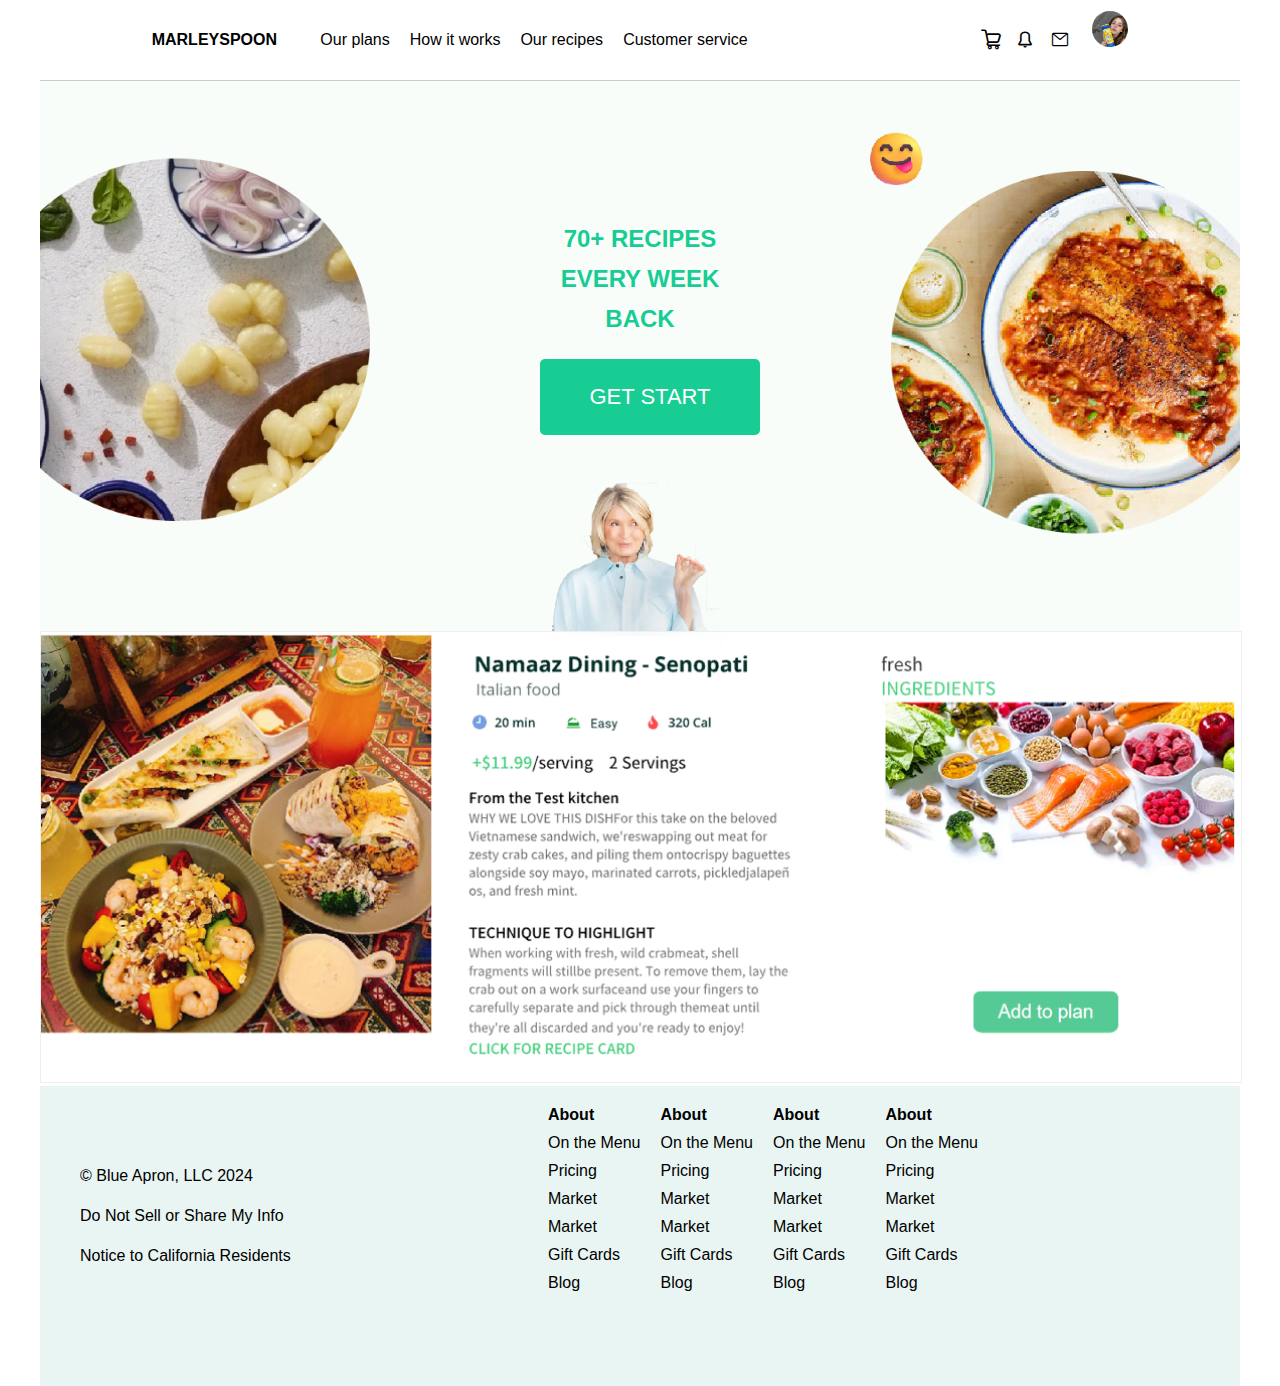
<file: xq.html>
<!DOCTYPE html>
<html lang="en">

<head>
    <meta charset="UTF-8">
    <meta http-equiv="X-UA-Compatible" content="IE=edge">
    <meta name="viewport" content="width=device-width, initial-scale=1.0">
    <link rel="stylesheet" href="./font/iconfont.css">
    <title>Document</title>
</head>

<body>
    <div class="box">
        <div class="top">
            <h4><a href="./index.html">MARLEYSPOON</a></h4>
            <div class="cent">
                <ul>
                    <li>Our plans</li>
                    <li>How it works</li>
                    <li>Our recipes</li>
                    <li>Customer service</li>
                </ul>
            </div>
            <div class="rig">
                <span><i class="iconfont icon-gouwuchekong">&#xe601;</i></span>
                <span><i class="iconfont icon-xiaoxi">&#xe840;</i></span>
                <span><i class="iconfont icon-duanxin">&#xe629;</i></span>
                <img class="img" src="./img/toux.jpg"  /> </div>
            </div>
        </div>
        <div class="center">
            <div class="center_img2">
                <div class="center_img1_rig rig">
                    <div style="color: #17cd93;">
                        <h2>70+ RECIPES</h2>
                        <h2>EVERY WEEK</h2>
                        <h2>BACK</h2>
                    </div>
                    <a href="./ph.html">
                        <div class="bot">GET START</div>
                    </a>
                    <!-- <p>Our menu has options for all tastes and lifestyles, including vegan,
                                        low-calorie and family-friendly options.</p> -->

                </div>
            </div>  
            <!-- <a href="./ph.html"> -->
            <button  class="but1" onclick="openNav()">
              <div class="center_img1"></div>
             </button>
            <!-- </a> -->
        </div>
        <div id="mySidenav" class="sidenav">
            <div class="topline">
            <span class="bags">My bag</span>
            <a href="javascript:void(0)" class="closebtn" onclick="closeNav()">&times;</a>
            </div>
            <div class="midtext">
                Your plan is in your cart!
            </div>
            <!-- <a href="#">About</a>
            <a href="#">Services</a>
            <a href="#">Clients</a>
            <a href="#">Contact</a> -->
            <div class="gdetails">
             <img style="width:14vmin;height: 12vmin;margin-left: 1vmin;" src="./img/cart1.png">
             <img style="width:30vmin;height: 12vmin;" src="./img/cart2.png">
            </div>
            <a href="./ph.html">
                <div style="margin-left: 12vmin;color:rgb(254, 254, 254)" class="bot">Check out</div>
            </a>
          </div>   
        <div class="footer">
            <div class="footer_left">
                <p>© Blue Apron, LLC 2024</p>
                <p>Do Not Sell or Share My Info</p>
                <p>Notice to California Residents</p>
            </div>
            <div class="footer_right">
                <ul>
                    <li style="font-weight: bold;">About</li>
                    <li>On the Menu</li>
                    <li>Pricing</li>
                    <li>Market</li>
                    <li>Market</li>
                    <li>Gift Cards</li>
                    <li>Blog</li>
                </ul>
                <ul>
                    <li style="font-weight: bold;">About</li>
                    <li>On the Menu</li>
                    <li>Pricing</li>
                    <li>Market</li>
                    <li>Market</li>
                    <li>Gift Cards</li>
                    <li>Blog</li>
                </ul>
                <ul>
                    <li style="font-weight: bold;">About</li>
                    <li>On the Menu</li>
                    <li>Pricing</li>
                    <li>Market</li>
                    <li>Market</li>
                    <li>Gift Cards</li>
                    <li>Blog</li>
                </ul>
                <ul>
                    <li style="font-weight: bold;">About</li>
                    <li>On the Menu</li>
                    <li>Pricing</li>
                    <li>Market</li>
                    <li>Market</li>
                    <li>Gift Cards</li>
                    <li>Blog</li>
                </ul>
            </div>
        </div>
    </div>
</body>

</html>
<script>
    function openNav() {
    document.getElementById("mySidenav").style.width = "46vmin";
    };

    function closeNav() {
        document.getElementById("mySidenav").style.width = "0";
    };
</script>
<style>
    * {
        padding: 0;
        margin: 0;
        list-style: none;
    }

    a {
        text-decoration: none;
        color: inherit;
    }

    .box {
        width: 1200px;
        margin: 0 auto;
        /* background-color: aquamarine; */
    }

    .cent {
        margin-left: -200px;
    }

    .cent ul {
        display: flex;
    }

    .cent ul li {
        margin-left: 20px;
    }

    .top {
        display: flex;
        width: 100%;
        height: 80px;
        line-height: 80px;
        justify-content: space-around;
        border-bottom: 1px solid #ccc;
    }

    .top .rig i {
        font-size: 20px;
        margin-left: 10px;
    }

    .center {
        margin: auto;
        width: 1200px;
    }

    .center_img1 {
        position: relative;
        width: 1200px;
        height: 450px;
        background: url('./img/shouye2.jpg') no-repeat;
        background-size: 100%;
    }

    .but1{
       border: 0.1px solid transparent;/*设置透明边框*/
    }
    .center_img2 {
        position: relative;
        width: 1200px;
        height: 550px;
        background: url('./img/pq1.png') no-repeat;
        background-size: 100%;
    }

    .center_img2 .rig {
        left: 50%;
        transform: translateX(-50%);
        top: 25%;
    }

    .center_img1_rig {
        position: absolute;
        width: 300px;
        text-align: center;
        /* height: 40px; */
        line-height: 40px;
        top: 100px;
        right: 20px;
    }

    .center_img1_rig .bot {
        width: 200px;
        height: 56px;
        line-height: 56px;
        background-color: #17cd93;
        border-radius: 5px;
        margin-top: 20px;
        margin-left: 50px;
        color: #fff;
    }

    .center_img1_rig .bot_cc {
        background-color: pink;
    }
   
    .img{
        margin-left:  2vmin;
        border-radius: 50%; 
        width: 4vmin; 
        height: 4vmin; 
        object-fit: cover; 
        object-position: center;
    }
    body {
    font-family: "Lato", sans-serif;
}
.gdetails{
        margin-top: 20px;
        height: 70vmin;
        display: flex;
        border-bottom: medium solid rgb(10, 10, 11);
}
.bot {
        width: 110px;
        height: 40px;
        line-height: 40px;
        background-color: #17cd93;
        border-radius: 5px;
        padding: 10px;
        margin-top: 20px;
        margin-left: 12vmin;
        font-size: 22px;
    }

.sidenav {
    height: 100%;
    width: 0;
    position: fixed;
    z-index: 1;
    top: 0;
    right: 0;
    background-color: #fff;
    overflow-x: hidden;
    transition: 0.3s;
    padding-top: 0px;
}

/* .sidenav a {
    padding: 8px 8px 8px 32px;
    text-decoration: none;
    font-size: 25px;
    color: #818181;
    display: block; 
    transition: 0.3s;
} */

.sidenav a:hover, .offcanvas a:focus{
    color: #f1f1f1;
}
.sidenav .bags{
    font-weight: bold;
    font-size:26px;
    margin-left: 1vmin;
    display: inline; 
}

.sidenav .closebtn {
    /* position: absolute; */
    width: 30px;
    top: 0;
    /* right: 0px; */
    font-size: 30px;
    margin-left: 140px;
    display: inline; 
    transition: 0.3s;
}
.sidenav .topline{
    display: flex;
    justify-content: space-between;
    align-items: center;
    height: 60px;
    border-bottom: medium solid rgb(10, 10, 11);
    margin-bottom: 20px;
}
.sidenav .midtext{
    display: inline; 
    font-size: 18px;
    margin-left: 4vmin;
    transition: 0.3s;
}
@media screen and (max-height: 450px) {
  .sidenav {padding-top: 15px;}
  .sidenav a {font-size: 18px;}
}

    .footer {
        margin: auto;
        width: 1200px;
        height: 300px;
        display: flex;
        background-color: #e9f5f2;
        padding: 20px 40px;
        box-sizing: border-box;
    }

    .footer_left {
        width: 40%;
        line-height: 40px;
        margin-top: 50px;
    }

    .footer_right {
        width: 60%;
        display: flex;
    }

    .footer_right ul {
        margin-left: 20px;
    }

    .footer_right ul li {
        margin-bottom: 10px;
    }

    
</style>
</file>
<file: font/iconfont.css>
@font-face {
  font-family: "iconfont"; /* Project id  */
  src: url('iconfont.ttf?t=1716958222197') format('truetype');
}

.iconfont {
  font-family: "iconfont" !important;
  font-size: 16px;
  font-style: normal;
  -webkit-font-smoothing: antialiased;
  -moz-osx-font-smoothing: grayscale;
}

.icon-gouwuche:before {
  content: "\e601";
}

.icon-gerenyouxiang_cebianlan_shoujianxiang:before {
  content: "\e629";
}

.icon-35:before {
  content: "\e624";
}

.icon-remind:before {
  content: "\e840";
}
</file>
